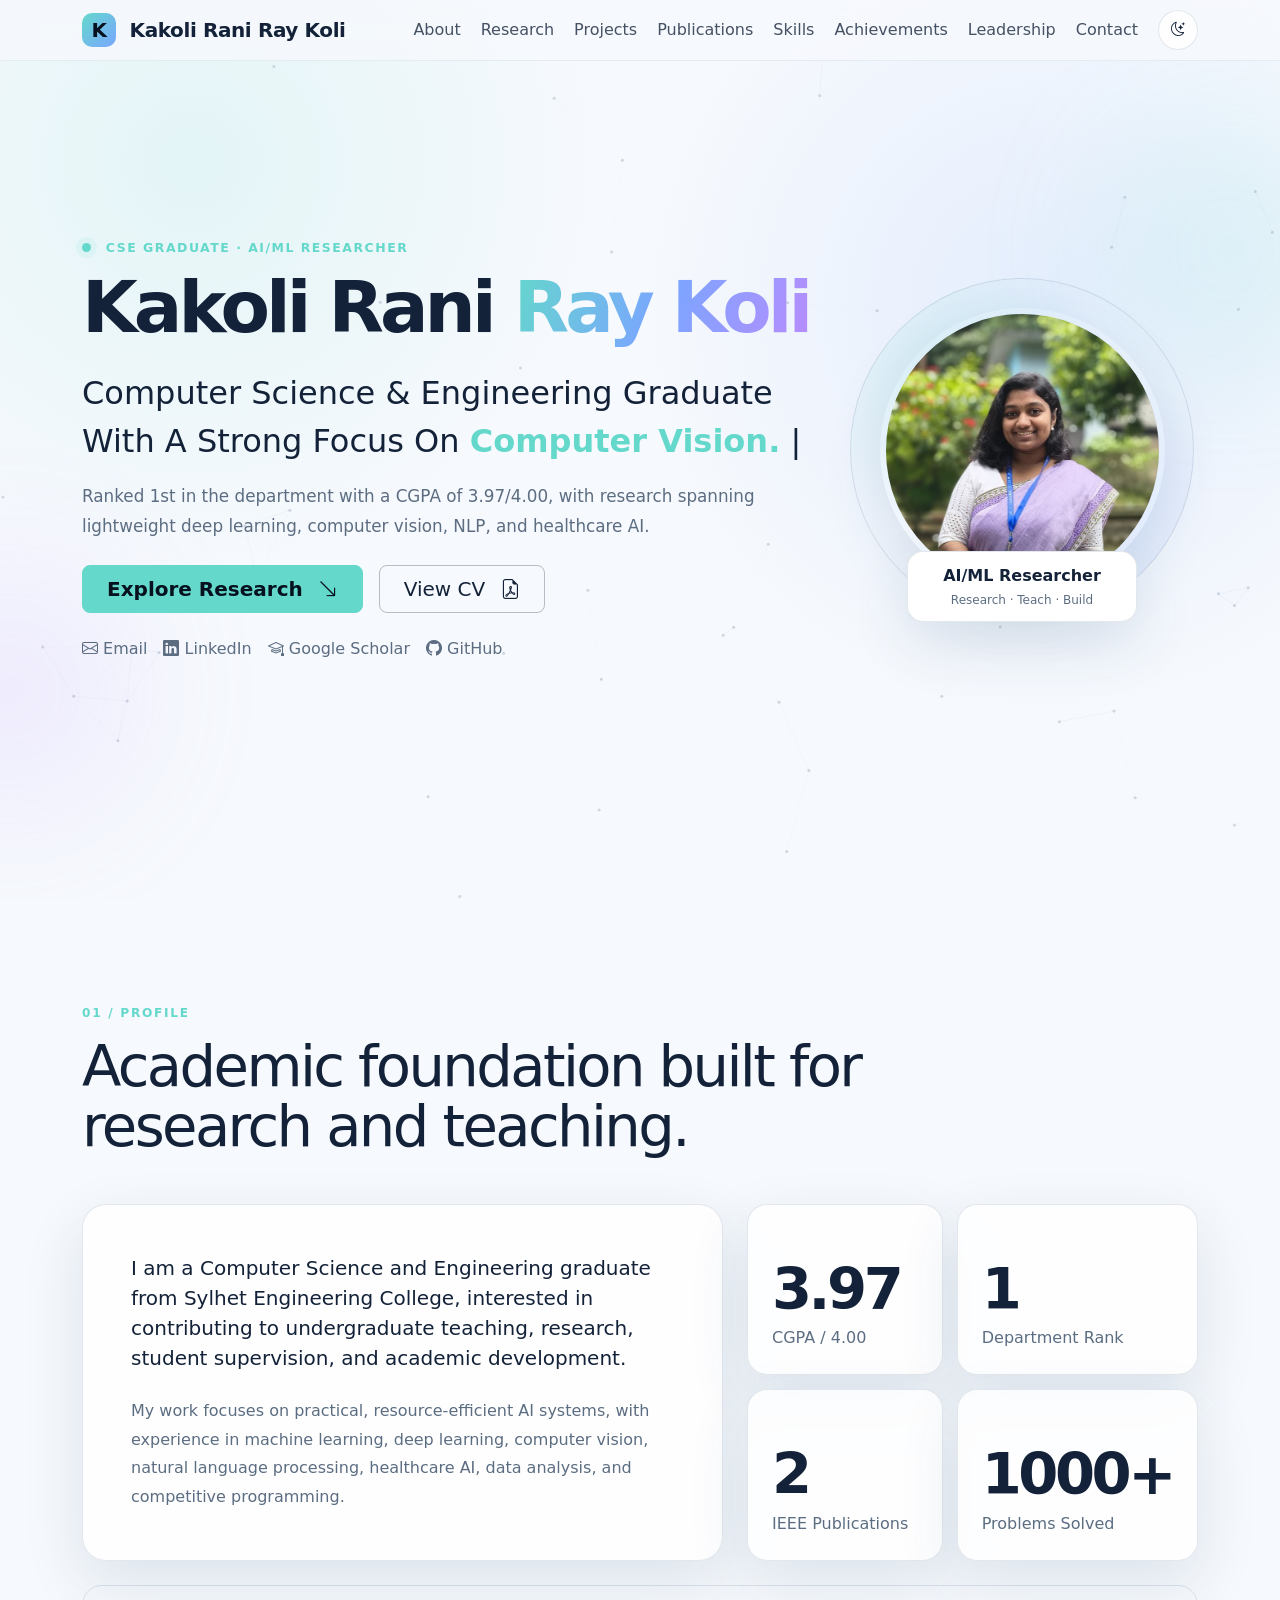
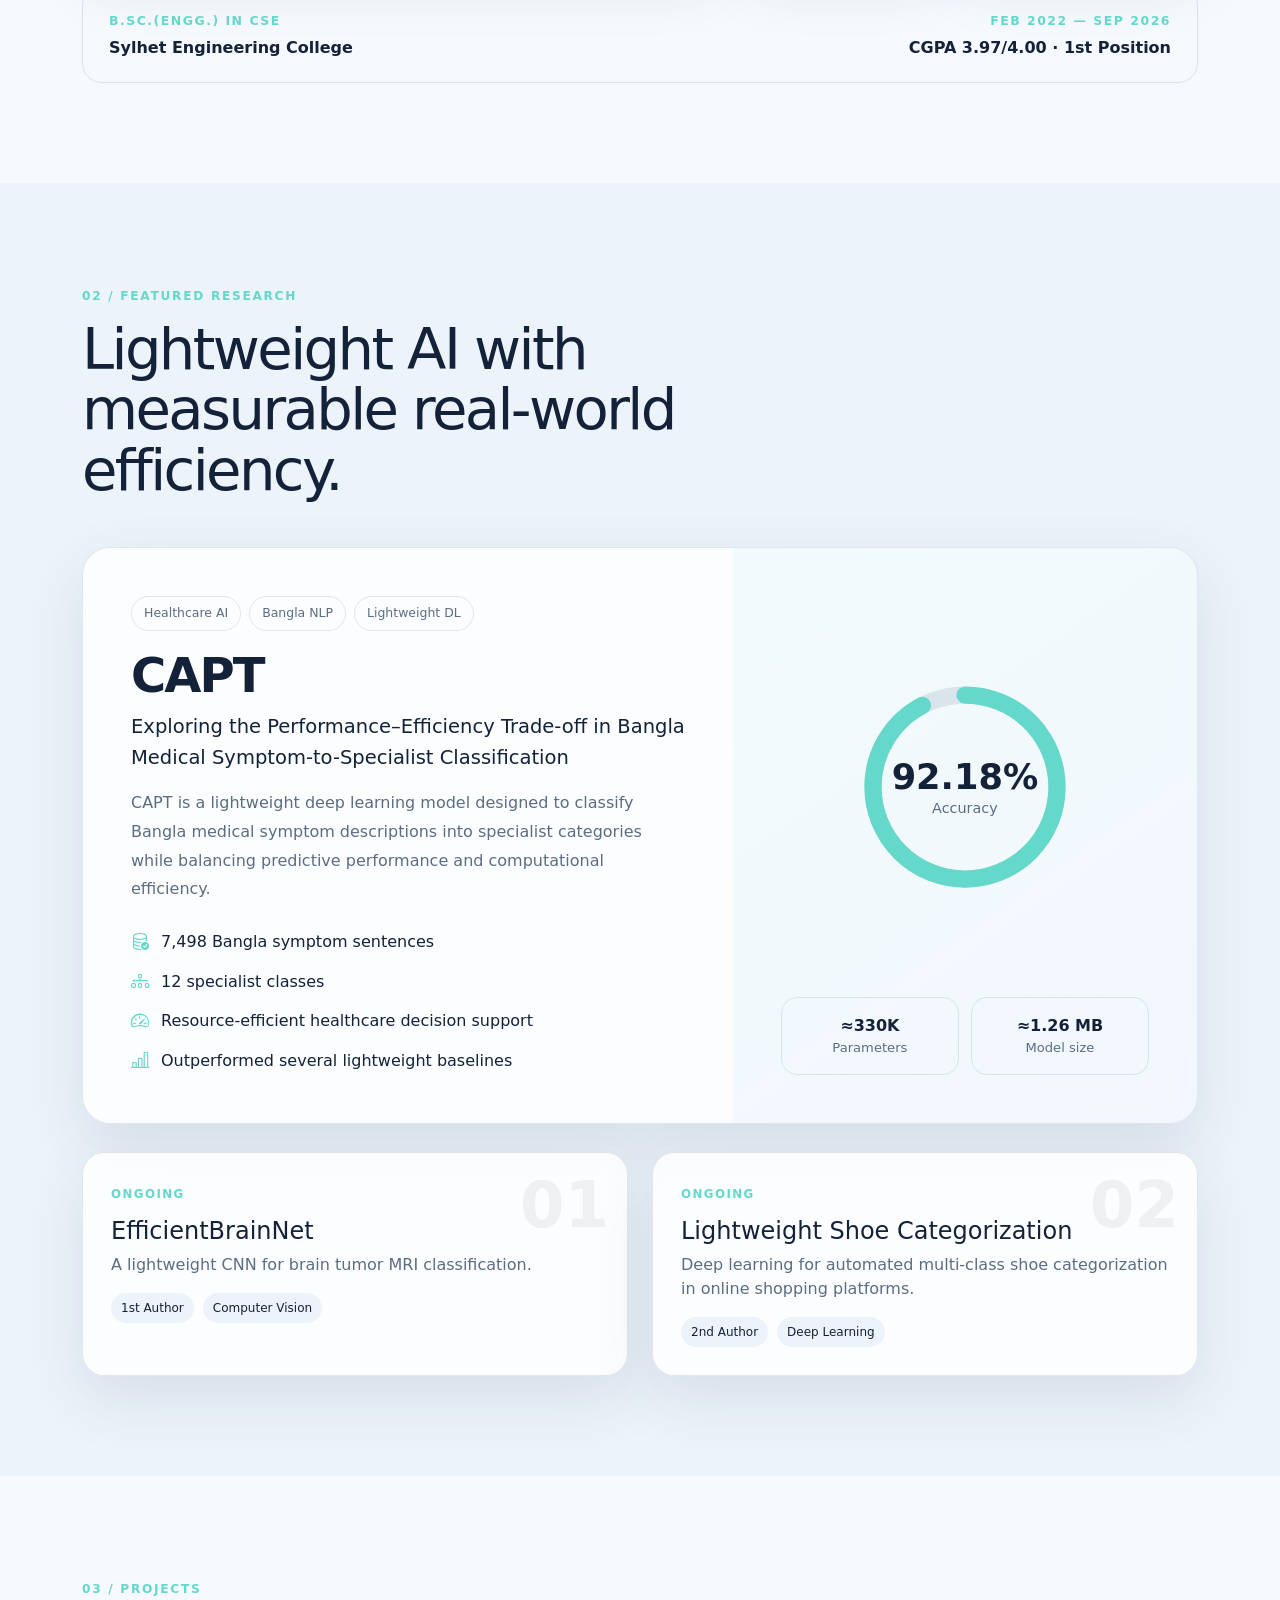
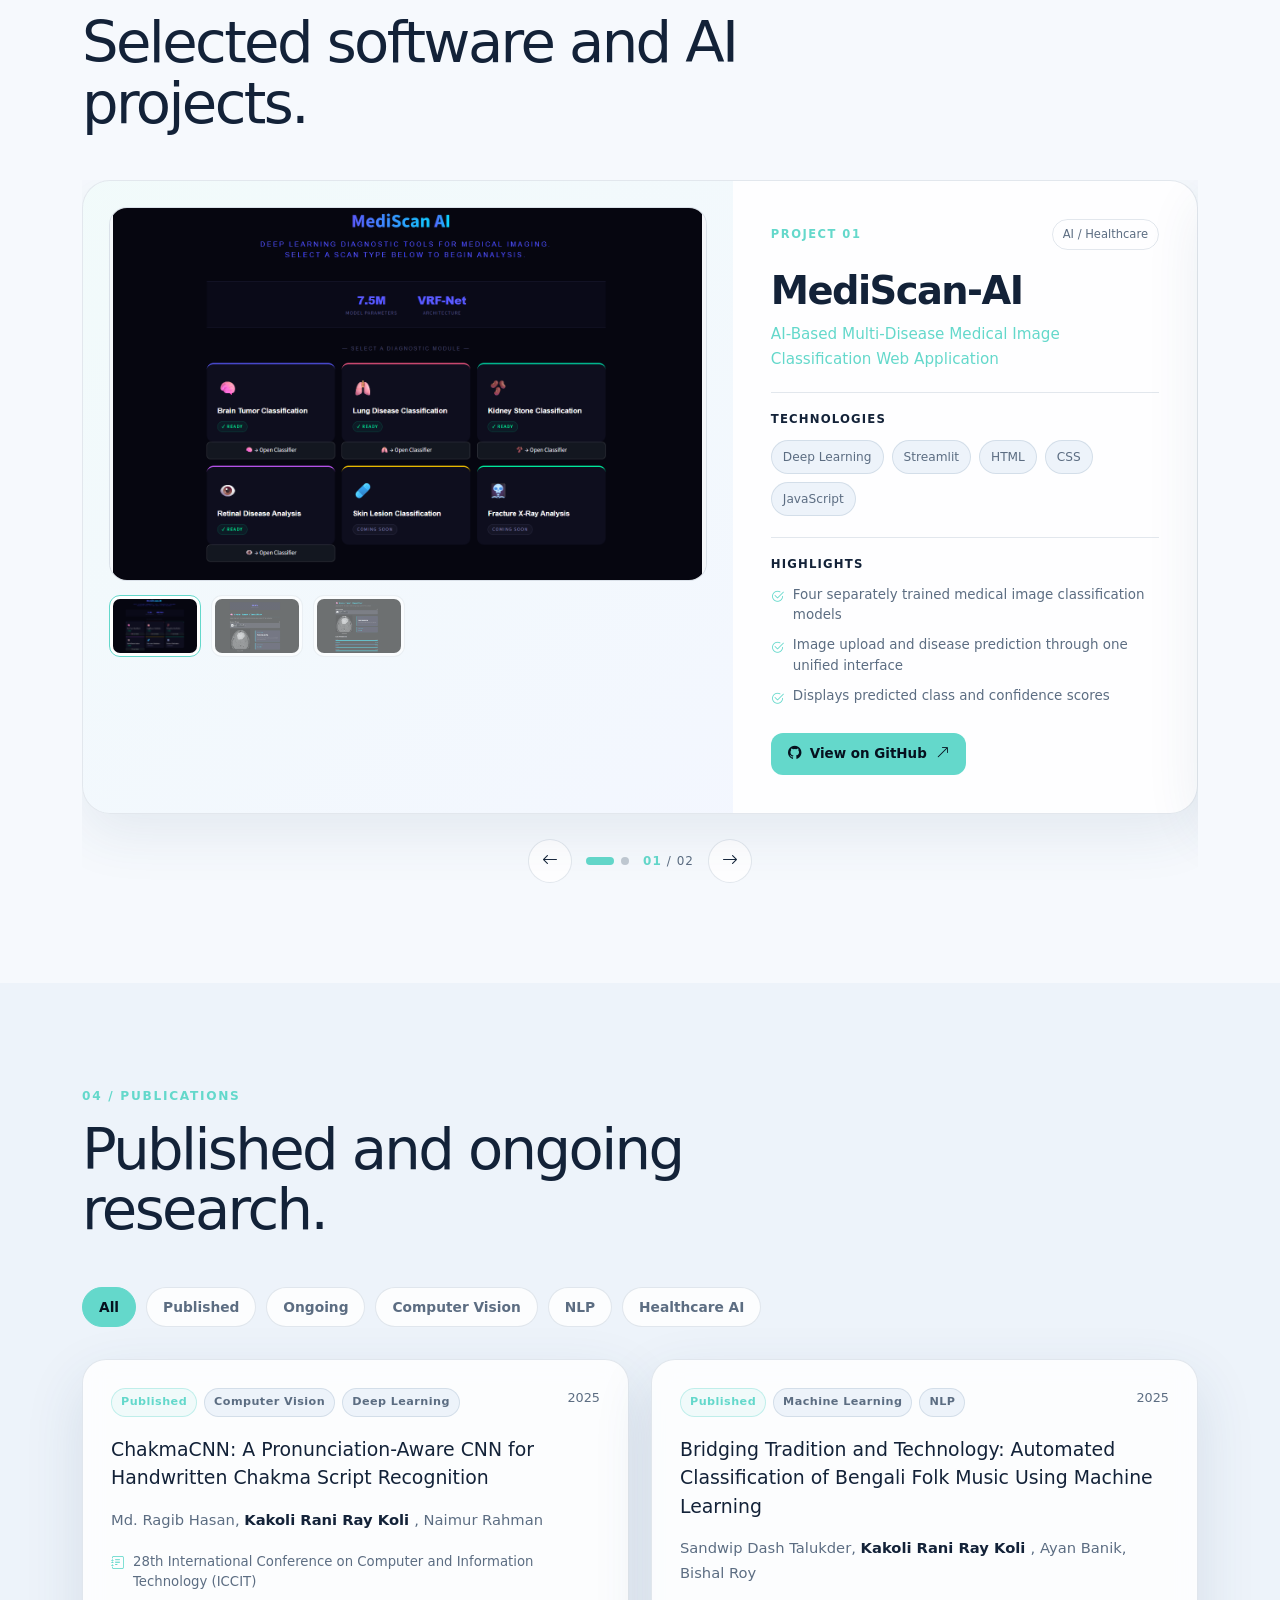
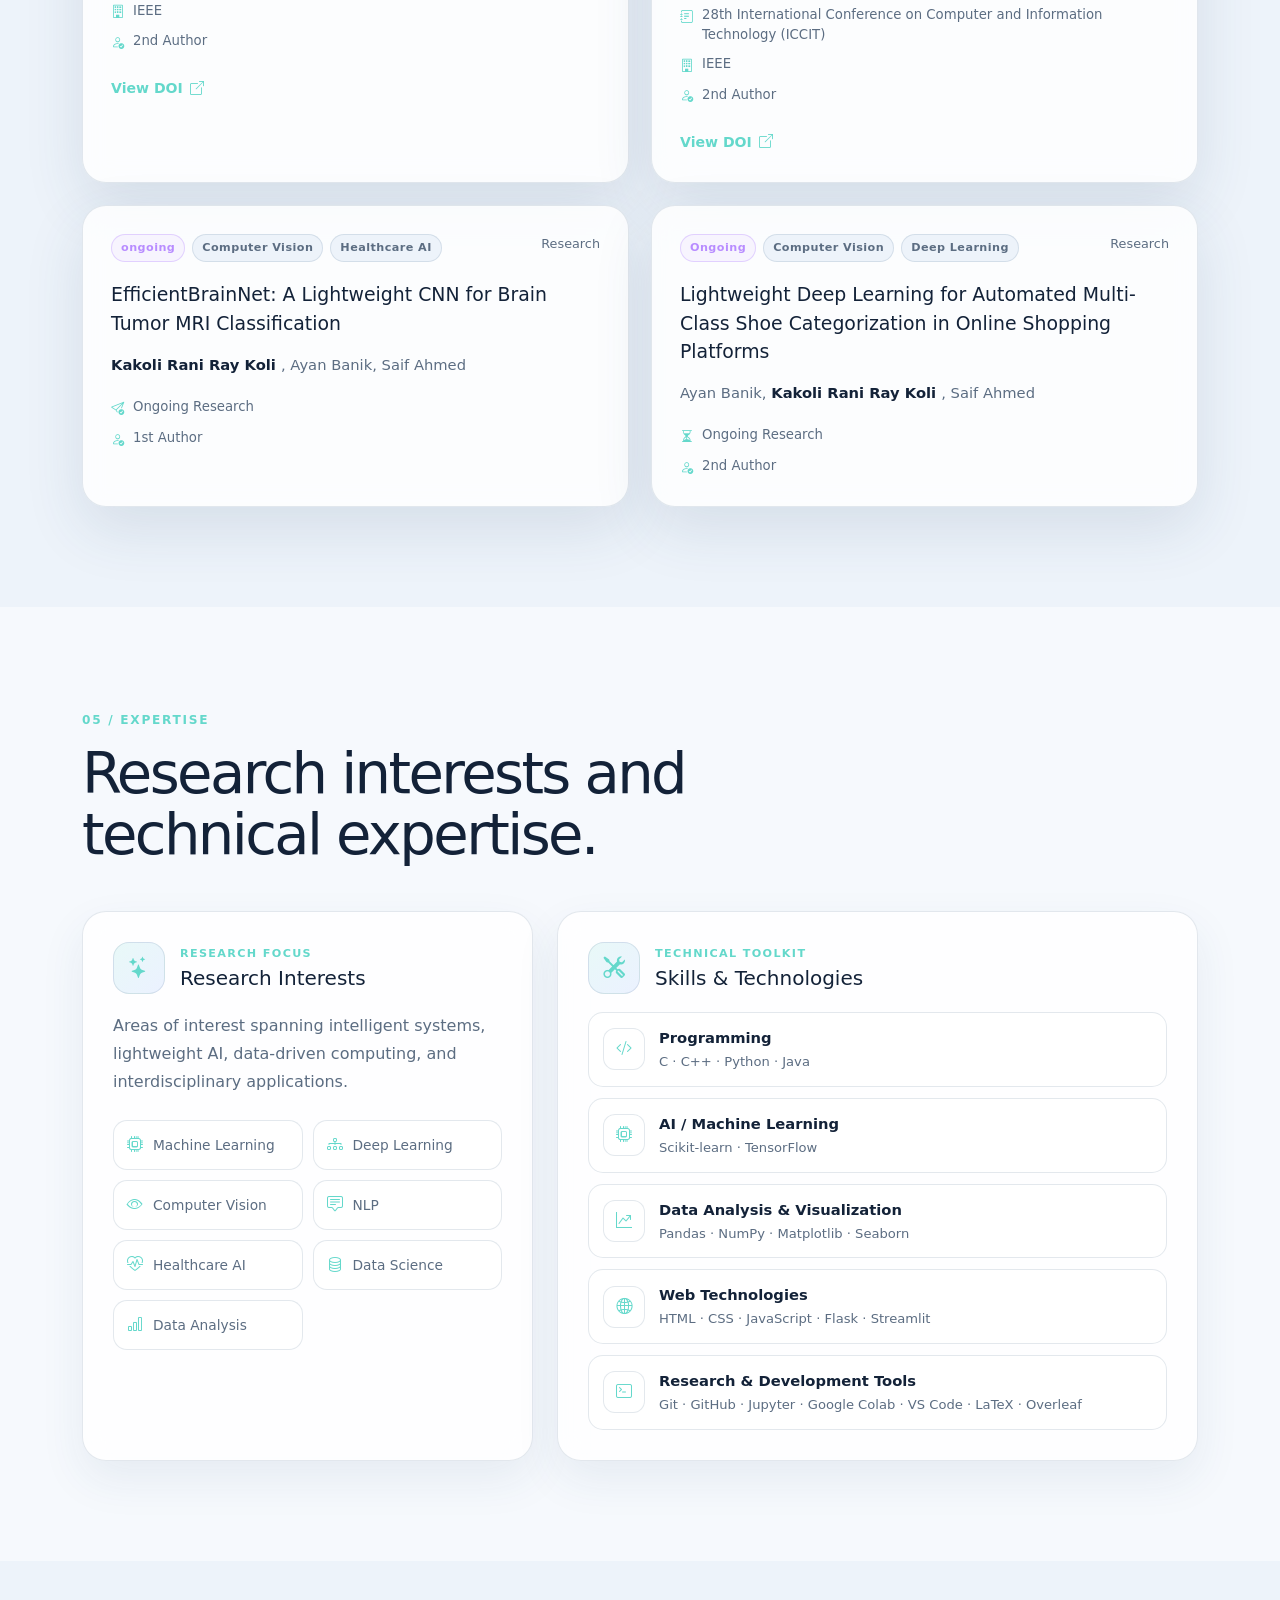
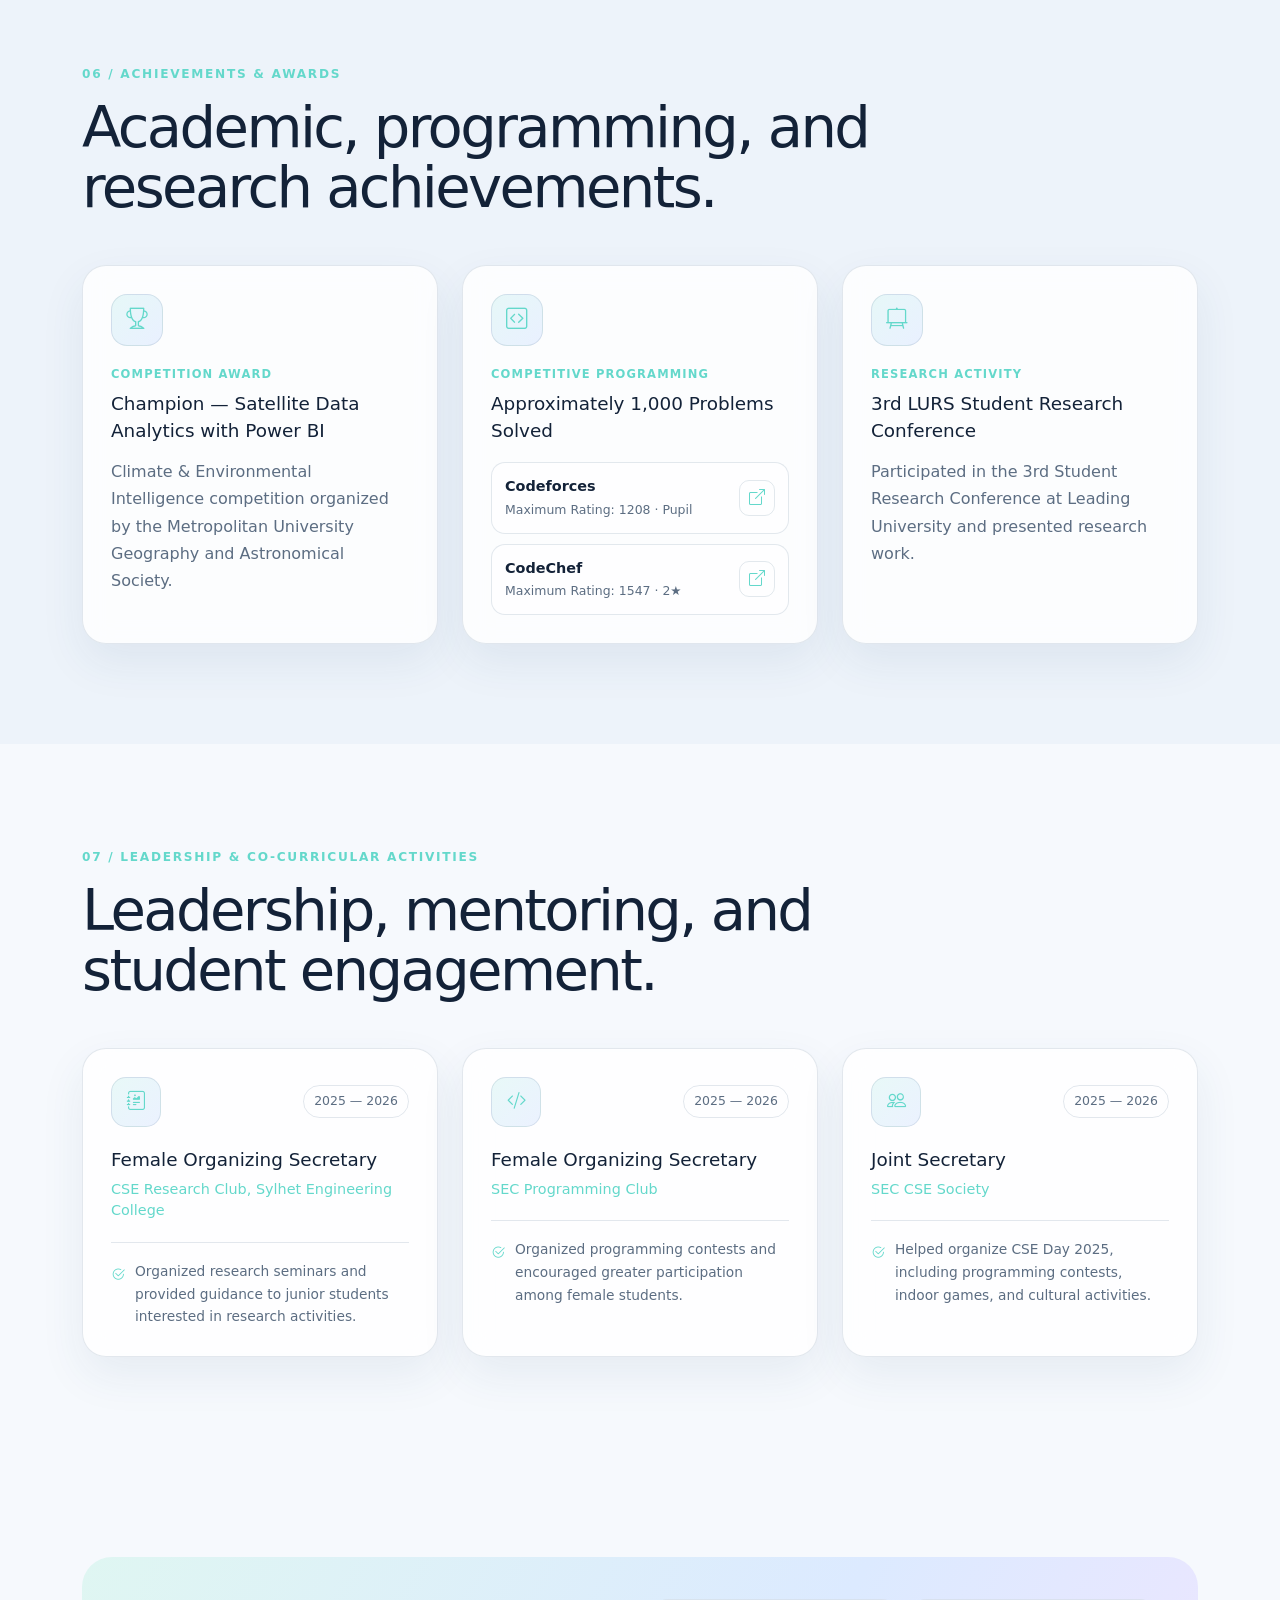
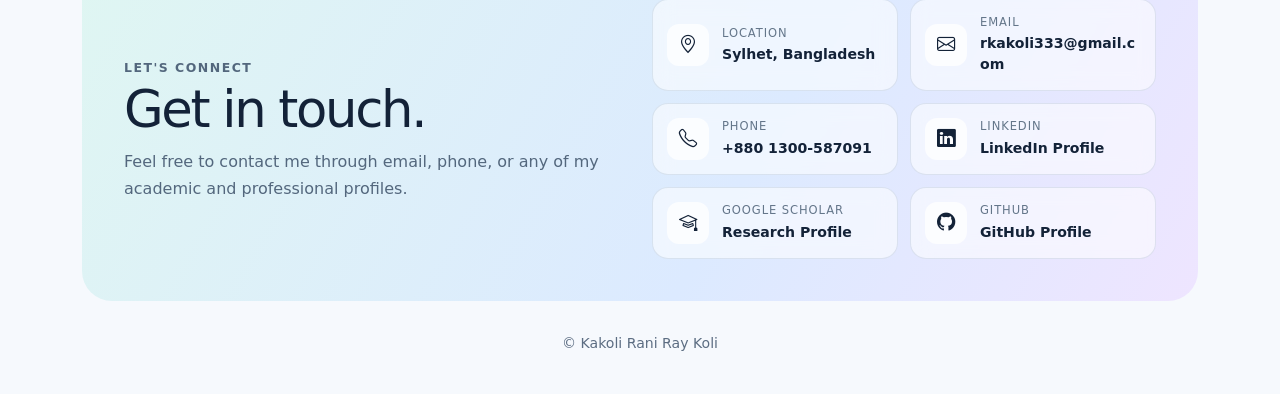
<file: index.html>
<!doctype html>
<html lang="en">
<head>
    <meta charset="utf-8" />
    <meta name="viewport" content="width=device-width, initial-scale=1" />
    <meta
        name="description"
        content="Academic research portfolio of Kakoli Rani Ray Koli, CSE graduate and AI/ML researcher."
    />

    <title>Kakoli Rani Ray Koli | Research Portfolio</title>

    <!-- External styles -->
    <link rel="preconnect" href="https://cdn.jsdelivr.net" />
    <link
        rel="stylesheet"
        href="https://cdn.jsdelivr.net/npm/bootstrap@5.3.3/dist/css/bootstrap.min.css"
    />
    <link
        rel="stylesheet"
        href="https://cdn.jsdelivr.net/npm/bootstrap-icons@1.11.3/font/bootstrap-icons.min.css"
    />

    <!-- Portfolio styles -->
    <link rel="stylesheet" href="style.css" />
</head>
<body class="light-theme">
    <!-- Reading progress bar -->
    <div class="scroll-progress" id="scrollProgress"></div>

    <!-- Page sections are loaded from /sections to keep this file small. -->
    <div data-include="sections/navbar.html"></div>
    <div data-include="sections/hero.html"></div>

    <main>
        <div data-include="sections/about.html"></div>
        <div data-include="sections/research.html"></div>
        <div data-include="sections/projects.html"></div>
        <div data-include="sections/publications.html"></div>
        <div data-include="sections/skills.html"></div>
        <div data-include="sections/achievements.html"></div>
        <div data-include="sections/leadership.html"></div>
        <div data-include="sections/contact.html"></div>
    </main>

    <!-- Back to top control -->
    <button
        class="back-to-top"
        id="backToTop"
        type="button"
        aria-label="Back to top"
    >
        <i class="bi bi-arrow-up"></i>
    </button>

    <!-- Bootstrap must be available before the main portfolio script runs. -->
    <script src="https://cdn.jsdelivr.net/npm/bootstrap@5.3.3/dist/js/bootstrap.bundle.min.js"></script>

    <!-- Loads HTML partials first, then loads script.js. -->
    <script src="loader.js"></script>
</body>
</html>
</file>
<file: style.css>
:root {
  --bg: #07111f;
  --bg-soft: #0d1a2d;
  --panel: rgba(15, 31, 52, 0.72);
  --panel-solid: #10213a;
  --text: #eef6ff;
  --muted: #9eb0c8;
  --border: rgba(160, 190, 220, 0.14);
  --accent: #64d8cb;
  --accent-2: #7aa6ff;
  --accent-3: #b88cff;
  --shadow: 0 22px 70px rgba(0, 0, 0, 0.28);
  --radius: 24px;
}

body.light-theme {
  --bg: #f6f9fd;
  --bg-soft: #edf3fa;
  --panel: rgba(255, 255, 255, 0.82);
  --panel-solid: #ffffff;
  --text: #132238;
  --muted: #5c6d82;
  --border: rgba(30, 70, 110, 0.12);
  --shadow: 0 22px 60px rgba(42, 75, 110, 0.12);
}

* { box-sizing: border-box; }
html { scroll-behavior: smooth; }

body {
  margin: 0;
  background: var(--bg);
  color: var(--text);
  font-family: Inter, ui-sans-serif, system-ui, -apple-system, BlinkMacSystemFont, "Segoe UI", sans-serif;
  overflow-x: hidden;
  transition: background .35s ease, color .35s ease;
}

a { color: inherit; }
section { scroll-margin-top: 78px; }

.glass-nav {
  background: rgba(7, 17, 31, .72);
  border-bottom: 1px solid rgba(255,255,255,.07);
  backdrop-filter: blur(18px);
  transition: background .3s ease, box-shadow .3s ease;
}

body.light-theme .glass-nav {
  background: rgba(246, 249, 253, .78);
  border-color: rgba(30,70,110,.08);
}

body.light-theme .navbar,
body.light-theme .navbar .nav-link,
body.light-theme .navbar-brand {
  color: #132238 !important;
}

body.light-theme .navbar-toggler { filter: invert(1); }

.navbar-brand { letter-spacing: -.02em; }
.brand-mark {
  display: inline-grid;
  place-items: center;
  width: 34px;
  height: 34px;
  border-radius: 10px;
  margin-right: 7px;
  background: linear-gradient(135deg, var(--accent), var(--accent-2));
  color: #06111f;
}

.nav-link { opacity: .78; }
.nav-link:hover, .nav-link.active { opacity: 1; color: var(--accent) !important; }

.theme-toggle {
  width: 40px;
  height: 40px;
  border-radius: 50%;
  color: var(--text);
  border: 1px solid var(--border);
  background: var(--panel);
}

.scroll-progress {
  position: fixed;
  z-index: 2000;
  top: 0;
  left: 0;
  height: 3px;
  width: 0;
  background: linear-gradient(90deg, var(--accent), var(--accent-2), var(--accent-3));
}

.hero-section {
  min-height: 760px;
  background:
    radial-gradient(circle at 15% 18%, rgba(100,216,203,.13), transparent 31%),
    radial-gradient(circle at 82% 34%, rgba(122,166,255,.14), transparent 34%);
}

#heroCanvas {
  position: absolute;
  inset: 0;
  width: 100%;
  height: 100%;
  opacity: .42;
  pointer-events: none;
}

.hero-content { z-index: 2; }

.eyebrow, .mini-label {
  color: var(--accent);
  font-weight: 700;
  letter-spacing: .12em;
  text-transform: uppercase;
  font-size: .78rem;
}

.status-dot {
  display: inline-block;
  width: 9px;
  height: 9px;
  border-radius: 50%;
  background: var(--accent);
  box-shadow: 0 0 0 6px rgba(100,216,203,.1);
  margin-right: 9px;
}

.hero-section h1 {
  max-width: 850px;
  letter-spacing: -.055em;
  line-height: .95;
}

.gradient-text {
  background: linear-gradient(110deg, var(--accent), var(--accent-2), var(--accent-3));
  -webkit-background-clip: text;
  background-clip: text;
  color: transparent;
}

.hero-lead {
  font-size: clamp(1.3rem, 2.5vw, 2rem);
  margin-top: 1.7rem;
  max-width: 900px;
}

.typewriter-line {
  display: inline;
}

.typewriter { color: var(--accent); font-weight: 700; }
.cursor { animation: blink .8s steps(1) infinite; }
@keyframes blink { 50% { opacity: 0; } }

.hero-copy {
  color: var(--muted);
  max-width: 760px;
  font-size: 1.05rem;
  line-height: 1.8;
}

.btn-primary {
  --bs-btn-bg: var(--accent);
  --bs-btn-border-color: var(--accent);
  --bs-btn-color: #06111f;
  --bs-btn-hover-bg: #8be8dd;
  --bs-btn-hover-border-color: #8be8dd;
  font-weight: 700;
}

body.light-theme .btn-outline-light {
  color: var(--text);
  border-color: rgba(19,34,56,.28);
}

.hero-links a {
  color: var(--muted);
  text-decoration: none;
  transition: color .2s ease, transform .2s ease;
}
.hero-links a:hover { color: var(--accent); transform: translateY(-2px); }

.profile-visual {
  width: min(360px, 82vw);
  aspect-ratio: 1;
  margin: auto;
  position: relative;
  display: grid;
  place-items: center;
}

.profile-core {
  width: 175px;
  height: 175px;
  border-radius: 50%;
  display: grid;
  place-items: center;
  align-content: center;
  background: linear-gradient(145deg, rgba(100,216,203,.18), rgba(122,166,255,.15));
  border: 1px solid var(--border);
  box-shadow: inset 0 0 40px rgba(122,166,255,.10), var(--shadow);
  backdrop-filter: blur(16px);
}

.profile-core span {
  font-size: 3.1rem;
  line-height: 1;
  font-weight: 800;
  letter-spacing: -.08em;
}
.profile-core small { color: var(--muted); margin-top: 9px; font-size: .72rem; }

.orbit {
  position: absolute;
  border: 1px solid var(--border);
  border-radius: 50%;
  animation: rotate 18s linear infinite;
}

.orbit-1 { width: 255px; height: 255px; }
.orbit-2 { width: 330px; height: 330px; animation-duration: 28s; animation-direction: reverse; }
@keyframes rotate { to { transform: rotate(360deg); } }

.floating-tag {
  position: absolute;
  display: grid;
  place-items: center;
  width: 54px;
  height: 54px;
  border-radius: 16px;
  font-weight: 800;
  background: var(--panel-solid);
  border: 1px solid var(--border);
  box-shadow: var(--shadow);
  animation: float 4s ease-in-out infinite;
}
.tag-1 { top: 10%; left: 18%; }
.tag-2 { top: 19%; right: 8%; animation-delay: -.8s; }
.tag-3 { bottom: 18%; right: 11%; animation-delay: -1.5s; }
.tag-4 { bottom: 10%; left: 15%; animation-delay: -2.2s; }
@keyframes float { 50% { transform: translateY(-10px); } }

.hero-orb {
  position: absolute;
  width: 260px;
  height: 260px;
  border-radius: 50%;
  filter: blur(70px);
  opacity: .12;
}
.orb-one { background: var(--accent); right: -80px; top: 120px; }
.orb-two { background: var(--accent-3); left: -120px; bottom: 80px; }

.section-pad { padding: 100px 0; }
.alt-section { background: var(--bg-soft); }

.section-heading { margin-bottom: 46px; max-width: 820px; }
.section-heading span { color: var(--accent); font-size: .76rem; font-weight: 800; letter-spacing: .14em; }
.section-heading h2 {
  font-size: clamp(2rem, 4.5vw, 3.7rem);
  letter-spacing: -.045em;
  line-height: 1.05;
  margin: .8rem 0 0;
}

.panel,
.research-feature,
.project-card,
.timeline-card,
.service-card,
.award-card,
.metric-card {
  background: var(--panel);
  border: 1px solid var(--border);
  box-shadow: var(--shadow);
  backdrop-filter: blur(14px);
}

.panel { border-radius: var(--radius); }
.text-secondary-custom { color: var(--muted); line-height: 1.8; }

.metrics-grid {
  display: grid;
  grid-template-columns: repeat(2, 1fr);
  gap: 14px;
}

.metric-card {
  border-radius: 20px;
  padding: 24px;
  min-height: 145px;
  display: flex;
  flex-direction: column;
  justify-content: flex-end;
}

.metric-value {
  font-size: clamp(2.2rem, 5vw, 3.6rem);
  font-weight: 800;
  letter-spacing: -.06em;
  color: var(--text);
  line-height: 1;
}
.metric-label { color: var(--muted); margin-top: 8px; }

.education-strip {
  border: 1px solid var(--border);
  border-radius: 20px;
  padding: 22px 26px;
  display: flex;
  align-items: center;
  justify-content: space-between;
  gap: 24px;
  flex-wrap: wrap;
}
.education-strip strong { display: block; margin-top: 4px; }

.research-feature { border-radius: 28px; overflow: hidden; }
.research-feature h3 { font-size: 3rem; font-weight: 800; letter-spacing: -.04em; }
.research-subtitle { font-size: 1.22rem; line-height: 1.55; max-width: 700px; }

.pill {
  border: 1px solid var(--border);
  border-radius: 999px;
  padding: 7px 12px;
  font-size: .78rem;
  color: var(--muted);
}

.research-points { display: grid; gap: 12px; }
.research-points div { display: flex; gap: 12px; align-items: center; }
.research-points i { color: var(--accent); font-size: 1.15rem; }

.research-score-side {
  background: linear-gradient(145deg, rgba(100,216,203,.07), rgba(122,166,255,.07));
  display: flex;
  flex-direction: column;
  justify-content: center;
}

.score-ring {
  width: 230px;
  height: 230px;
  position: relative;
  margin: auto;
}
.score-ring svg { width: 100%; height: 100%; transform: rotate(-90deg); }
.ring-bg, .ring-progress { fill: none; stroke-width: 9; }
.ring-bg { stroke: var(--border); }
.ring-progress {
  stroke: var(--accent);
  stroke-linecap: round;
  stroke-dasharray: 301.59;
  stroke-dashoffset: 301.59;
  transition: stroke-dashoffset 1.6s cubic-bezier(.2,.8,.2,1);
}
.score-text {
  position: absolute;
  inset: 0;
  display: grid;
  place-content: center;
  text-align: center;
}
.score-text strong { font-size: 3rem; }
.score-text span { color: var(--muted); }

.compact-stats {
  display: grid;
  grid-template-columns: 1fr 1fr;
  gap: 12px;
  margin-top: 18px;
}
.compact-stats div {
  border: 1px solid var(--border);
  border-radius: 16px;
  padding: 16px;
  text-align: center;
}
.compact-stats strong, .compact-stats span { display: block; }
.compact-stats span { color: var(--muted); font-size: .82rem; }

.project-card {
  border-radius: 22px;
  padding: 28px;
  position: relative;
  overflow: hidden;
  transition: transform .25s ease, border-color .25s ease;
}
.project-card:hover { transform: translateY(-5px); border-color: rgba(100,216,203,.4); }
.project-number { font-size: 4rem; font-weight: 800; opacity: .06; position: absolute; right: 18px; top: 4px; }
.project-status { color: var(--accent); font-size: .74rem; text-transform: uppercase; font-weight: 800; letter-spacing: .12em; }
.project-card h4 { margin-top: 12px; }
.project-card p { color: var(--muted); }
.project-meta { display: flex; gap: 9px; flex-wrap: wrap; }
.project-meta span { background: var(--bg-soft); border-radius: 999px; padding: 6px 10px; font-size: .75rem; }

.timeline { position: relative; padding-left: 28px; }
.timeline::before {
  content: "";
  position: absolute;
  left: 7px;
  top: 10px;
  bottom: 10px;
  width: 1px;
  background: var(--border);
}
.timeline-item { position: relative; margin-bottom: 24px; }
.timeline-dot {
  position: absolute;
  left: -28px;
  top: 26px;
  width: 15px;
  height: 15px;
  border-radius: 50%;
  background: var(--accent);
  box-shadow: 0 0 0 6px rgba(100,216,203,.1);
}
.timeline-card { border-radius: 22px; padding: 28px; }
.timeline-card h4 { margin: 13px 0; }
.timeline-card p { color: var(--muted); }
.timeline-card a { color: var(--accent); text-decoration: none; overflow-wrap: anywhere; }
.publication-type { color: var(--accent); font-weight: 800; }
.author-badge { color: var(--muted); border: 1px solid var(--border); border-radius: 999px; padding: 4px 10px; font-size: .8rem; }

.interest-cloud { display: flex; flex-wrap: wrap; gap: 10px; }
.interest-cloud span {
  padding: 10px 14px;
  border: 1px solid var(--border);
  border-radius: 999px;
  transition: background .2s ease, transform .2s ease;
}
.interest-cloud span:hover { background: rgba(100,216,203,.1); transform: translateY(-2px); }

.skill-row {
  display: flex;
  justify-content: space-between;
  align-items: center;
  gap: 20px;
  padding: 17px 0;
  border-bottom: 1px solid var(--border);
}
.skill-row:last-child { border-bottom: 0; }
.skill-row div { display: flex; align-items: center; gap: 10px; min-width: 150px; }
.skill-row i { color: var(--accent); }
.skill-row span { color: var(--muted); text-align: right; }

.achievement-banner {
  padding: 28px;
  border-radius: 24px;
  background: linear-gradient(120deg, rgba(100,216,203,.13), rgba(122,166,255,.10));
  border: 1px solid var(--border);
  display: flex;
  align-items: center;
  justify-content: space-between;
  gap: 25px;
  flex-wrap: wrap;
}
.achievement-banner h3 { margin: 5px 0 0; }
.achievement-scores { display: flex; flex-wrap: wrap; gap: 12px; }
.achievement-scores span {
  background: var(--panel-solid);
  padding: 12px 15px;
  border-radius: 14px;
  border: 1px solid var(--border);
}

.service-card {
  border-radius: 22px;
  padding: 28px;
  transition: transform .25s ease;
}
.service-card:hover { transform: translateY(-5px); }
.service-card > i { font-size: 1.8rem; color: var(--accent); }
.service-card > span { display: block; margin: 18px 0 8px; color: var(--muted); font-size: .8rem; }
.service-card p { color: var(--muted); }
.service-card small { line-height: 1.6; display: block; }

.award-card {
  border-radius: 22px;
  padding: 26px;
  display: flex;
  gap: 18px;
  height: 100%;
}
.award-card > i { font-size: 2rem; color: var(--accent); }
.award-card h4 { margin: 7px 0; font-size: 1.05rem; }
.award-card p { color: var(--muted); margin: 0; }

.contact-section { padding-bottom: 40px; }
.contact-panel {
  border-radius: 30px;
  padding: 42px;
  background: linear-gradient(120deg, #38cbbb, #6a93f6 65%, #9b76e5);
  color: #06111f;
}
.contact-panel h2 { font-size: clamp(2rem, 4vw, 3.2rem); letter-spacing: -.045em; }
.contact-panel .mini-label { color: rgba(6,17,31,.7); }
.contact-panel p { color: rgba(6,17,31,.78); }
.contact-phone { font-weight: 700; }

.portfolio-footer {
  padding: 32px 4px 0;
  color: var(--muted);
  display: flex;
  justify-content: space-between;
  gap: 15px;
  flex-wrap: wrap;
  font-size: .88rem;
}

.back-to-top {
  position: fixed;
  right: 20px;
  bottom: 20px;
  width: 46px;
  height: 46px;
  border-radius: 50%;
  border: 1px solid var(--border);
  background: var(--panel-solid);
  color: var(--text);
  display: grid;
  place-items: center;
  box-shadow: var(--shadow);
  opacity: 0;
  visibility: hidden;
  transform: translateY(8px);
  transition: .2s ease;
  z-index: 1000;
}
.back-to-top.show { opacity: 1; visibility: visible; transform: translateY(0); }

.reveal {
  opacity: 0;
  transform: translateY(24px);
  transition: opacity .75s ease, transform .75s cubic-bezier(.2,.7,.2,1);
}
.reveal.visible { opacity: 1; transform: translateY(0); }

@media (max-width: 991.98px) {
  .glass-nav { background: rgba(7,17,31,.92); }
  body.light-theme .glass-nav { background: rgba(246,249,253,.95); }
  .hero-section { min-height: auto; }
  .hero-section .min-vh-100 { min-height: auto !important; padding-top: 145px !important; padding-bottom: 95px !important; }
  .profile-visual { margin-top: 20px; }
  .research-score-side { min-height: 380px; }

  /* Keep the animated phrase on its own stable line on tablets and phones. */
  .hero-lead .typewriter-line {
    display: block;
    width: 100%;
    min-height: 2.8em;
    margin-top: .35rem;
    line-height: 1.25;
  }

  .hero-lead .typewriter,
  .hero-lead .cursor {
    display: inline;
  }
}

@media (max-width: 767.98px) {
  .section-pad { padding: 76px 0; }
  .metrics-grid { grid-template-columns: 1fr 1fr; }
  .contact-panel { padding: 30px 22px; }
  .skill-row { align-items: flex-start; flex-direction: column; }
  .skill-row span { text-align: left; }
}

@media (max-width: 480px) {
  .metrics-grid { grid-template-columns: 1fr; }
  .hero-section h1 { font-size: 3.1rem; }
  .score-ring { width: 190px; height: 190px; }
  .compact-stats { grid-template-columns: 1fr; }
}

@media (prefers-reduced-motion: reduce) {
  html { scroll-behavior: auto; }
  *, *::before, *::after { animation-duration: .001ms !important; animation-iteration-count: 1 !important; transition-duration: .001ms !important; }
  .reveal { opacity: 1; transform: none; }
}


/*  Koli Image  */

.profile-photo-wrapper {
  width: min(360px, 82vw);
  aspect-ratio: 1;
  margin: auto;
  position: relative;
  display: grid;
  place-items: center;
}

.profile-photo-ring {
  position: absolute;
  inset: 8px;
  border-radius: 50%;
  border: 1px solid var(--border);
  background:
    radial-gradient(circle at 30% 30%, rgba(100, 216, 203, 0.18), transparent 45%),
    radial-gradient(circle at 70% 70%, rgba(122, 166, 255, 0.18), transparent 45%);
  animation: rotate 18s linear infinite;
}

.profile-photo {
  width: 285px;
  height: 285px;
  object-fit: cover;
  object-position: center;
  border-radius: 50%;
  border: 6px solid rgba(255, 255, 255, 0.08);
  box-shadow: var(--shadow);
  position: relative;
  z-index: 2;
}

.profile-photo-badge {
  position: absolute;
  bottom: 8px;
  left: 50%;
  transform: translateX(-50%);
  z-index: 3;
  min-width: 230px;
  text-align: center;
  padding: 12px 18px;
  border-radius: 16px;
  background: var(--panel-solid);
  border: 1px solid var(--border);
  box-shadow: var(--shadow);
}

.profile-photo-badge span {
  display: block;
  font-weight: 700;
}

.profile-photo-badge small {
  display: block;
  margin-top: 3px;
  color: var(--muted);
  font-size: 0.75rem;
}

@media (max-width: 480px) {
  .profile-photo {
    width: 235px;
    height: 235px;
  }

  .profile-photo-badge {
    min-width: 200px;
  }
}


/* =========================
   Publication Filter System
========================= */

.publication-filters {
  display: flex;
  flex-wrap: wrap;
  gap: 10px;
  margin-bottom: 32px;
}

.pub-filter {
  border: 1px solid var(--border);
  background: var(--panel);
  color: var(--muted);
  border-radius: 999px;
  padding: 9px 16px;
  font-size: 0.86rem;
  font-weight: 600;
  transition:
    background 0.25s ease,
    color 0.25s ease,
    border-color 0.25s ease,
    transform 0.25s ease;
}

.pub-filter:hover {
  color: var(--text);
  border-color: rgba(100, 216, 203, 0.4);
  transform: translateY(-2px);
}

.pub-filter.active {
  background: var(--accent);
  color: #06111f;
  border-color: var(--accent);
}


/* Publication Grid */

.publication-grid {
  display: grid;
  grid-template-columns: repeat(2, 1fr);
  gap: 22px;
}

.publication-card {
  background: var(--panel);
  border: 1px solid var(--border);
  border-radius: 24px;
  padding: 28px;
  box-shadow: var(--shadow);
  backdrop-filter: blur(14px);
  transition:
    transform 0.3s ease,
    opacity 0.3s ease,
    border-color 0.3s ease;
}

.publication-card:hover {
  transform: translateY(-6px);
  border-color: rgba(100, 216, 203, 0.4);
}

.publication-card.hide-publication {
  display: none;
}


/* Header Area */

.publication-top {
  display: flex;
  justify-content: space-between;
  align-items: flex-start;
  gap: 15px;
  margin-bottom: 18px;
}

.publication-tags {
  display: flex;
  flex-wrap: wrap;
  gap: 7px;
}

.pub-tag {
  padding: 5px 9px;
  border-radius: 999px;
  font-size: 0.7rem;
  font-weight: 700;
  letter-spacing: 0.04em;
  background: var(--bg-soft);
  border: 1px solid var(--border);
  color: var(--muted);
}


/* Status Tags */

.status-published {
  color: var(--accent);
  border-color: rgba(100, 216, 203, 0.35);
  background: rgba(100, 216, 203, 0.08);
}

.status-submitted {
  color: var(--accent-2);
  border-color: rgba(122, 166, 255, 0.35);
  background: rgba(122, 166, 255, 0.08);
}

.status-ongoing {
  color: var(--accent-3);
  border-color: rgba(184, 140, 255, 0.35);
  background: rgba(184, 140, 255, 0.08);
}


.publication-year {
  color: var(--muted);
  font-size: 0.8rem;
  white-space: nowrap;
}


/* Paper Content */

.publication-card h4 {
  font-size: 1.18rem;
  line-height: 1.5;
  margin-bottom: 15px;
}

.publication-authors {
  color: var(--muted);
  line-height: 1.7;
  font-size: 0.92rem;
}

.publication-authors strong {
  color: var(--text);
}


/* Information */

.publication-info {
  display: flex;
  flex-direction: column;
  gap: 9px;
  margin-top: 20px;
  color: var(--muted);
  font-size: 0.83rem;
}

.publication-info span {
  display: flex;
  align-items: flex-start;
  gap: 9px;
}

.publication-info i {
  color: var(--accent);
  margin-top: 2px;
}


/* DOI link */

.publication-actions {
  margin-top: 23px;
}

.publication-link {
  display: inline-flex;
  align-items: center;
  gap: 7px;
  color: var(--accent);
  text-decoration: none;
  font-weight: 650;
  font-size: 0.88rem;
}

.publication-link:hover {
  text-decoration: underline;
}


/* Empty Filter Result */

.publication-empty {
  display: none;
  text-align: center;
  padding: 50px 20px;
  color: var(--muted);
}

.publication-empty i {
  font-size: 2rem;
  color: var(--accent);
  margin-bottom: 10px;
}


/* Filter Animation */

.publication-card.filter-show {
  animation: publicationFadeIn 0.45s ease forwards;
}

@keyframes publicationFadeIn {
  from {
    opacity: 0;
    transform: translateY(15px);
  }

  to {
    opacity: 1;
    transform: translateY(0);
  }
}


/* Responsive */

@media (max-width: 991px) {
  .publication-grid {
    grid-template-columns: 1fr;
  }
}

@media (max-width: 575px) {
  .publication-card {
    padding: 22px;
  }

  .publication-top {
    flex-direction: column;
  }

  .publication-filters {
    gap: 8px;
  }

  .pub-filter {
    padding: 8px 12px;
    font-size: 0.78rem;
  }
}


/* contact information */

/* =================================
   CONTACT INFORMATION
================================= */

.contact-info-list {
    display: grid;
    grid-template-columns: repeat(2, 1fr);
    gap: 12px;
}

.contact-info-item {
    display: flex;
    align-items: center;
    gap: 13px;

    padding: 14px;

    border-radius: 16px;

    background: rgba(6, 17, 31, 0.09);

    border: 1px solid rgba(6, 17, 31, 0.12);

    color: #06111f;

    text-decoration: none;

    transition:
        transform 0.25s ease,
        background 0.25s ease,
        border-color 0.25s ease;
}


.contact-link:hover {
    color: #06111f;

    background: rgba(255, 255, 255, 0.25);

    border-color: rgba(6, 17, 31, 0.25);

    transform: translateY(-3px);
}


.contact-icon {
    min-width: 42px;
    width: 42px;
    height: 42px;

    display: grid;
    place-items: center;

    border-radius: 12px;

    background: rgba(255, 255, 255, 0.32);

    font-size: 1.15rem;
}


.contact-info-item span {
    display: block;

    font-size: 0.72rem;

    text-transform: uppercase;

    letter-spacing: 0.08em;

    color: rgba(6, 17, 31, 0.62);

    margin-bottom: 2px;
}


.contact-info-item strong {
    display: block;

    font-size: 0.88rem;

    overflow-wrap: anywhere;
}


/* Contact responsive */

@media (max-width: 991px) {

    .contact-info-list {
        margin-top: 10px;
    }

}


@media (max-width: 575px) {

    .contact-info-list {
        grid-template-columns: 1fr;
    }

    .contact-panel {
        padding: 28px 20px;
    }

}


/* =================================
   CONTACT SECTION THEME COLORS
================================= */

.contact-section {
    --contact-bg: linear-gradient(
        120deg,
        #1a3a4a,
        #214a67 60%,
        #29415c
    );

    --contact-text: #f4fbff;
    --contact-muted: rgba(244, 251, 255, 0.75);

    --contact-card-bg: rgba(255, 255, 255, 0.08);
    --contact-card-border: rgba(255, 255, 255, 0.13);

    --contact-card-hover-bg: rgba(255, 255, 255, 0.14);
    --contact-card-hover-border: rgba(255, 255, 255, 0.28);

    --contact-icon-bg: rgba(255, 255, 255, 0.12);

    --contact-label: rgba(244, 251, 255, 0.65);
}


/* =================================
   LIGHT MODE CONTACT COLORS
================================= */

body.light-theme .contact-section {
    --contact-bg: linear-gradient(
        120deg,
        #dff6f2,
        #dceaff 60%,
        #eee5ff
    );

    --contact-text: #132238;
    --contact-muted: #53677d;

    --contact-card-bg: rgba(255, 255, 255, 0.55);
    --contact-card-border: rgba(40, 80, 120, 0.12);

    --contact-card-hover-bg: rgba(255, 255, 255, 0.85);
    --contact-card-hover-border: rgba(40, 80, 120, 0.25);

    --contact-icon-bg: rgba(255, 255, 255, 0.75);

    --contact-label: #64768a;
}


/* =================================
   CONTACT PANEL
================================= */

.contact-panel {
    border-radius: 30px;
    padding: 42px;

    background: var(--contact-bg);

    color: var(--contact-text);

    transition:
        background 0.35s ease,
        color 0.35s ease;
}


/* Small heading */

.contact-panel .mini-label {
    color: var(--contact-muted);
}


/* Main heading */

.contact-panel h2 {
    color: var(--contact-text);

    font-size: clamp(2rem, 4vw, 3.2rem);

    letter-spacing: -0.045em;
}


/* Paragraph */

.contact-panel p {
    color: var(--contact-muted);

    line-height: 1.7;
}


/* =================================
   CONTACT INFO GRID
================================= */

.contact-info-list {
    display: grid;

    grid-template-columns: repeat(2, 1fr);

    gap: 12px;
}


/* =================================
   CONTACT ITEM
================================= */

.contact-info-item {
    display: flex;

    align-items: center;

    gap: 13px;

    padding: 14px;

    border-radius: 16px;

    background: var(--contact-card-bg);

    border: 1px solid var(--contact-card-border);

    color: var(--contact-text);

    text-decoration: none;

    backdrop-filter: blur(10px);

    transition:
        transform 0.25s ease,
        background 0.25s ease,
        border-color 0.25s ease,
        color 0.25s ease;
}


/* =================================
   CONTACT LINK HOVER
================================= */

.contact-link:hover {
    color: var(--contact-text);

    background: var(--contact-card-hover-bg);

    border-color: var(--contact-card-hover-border);

    transform: translateY(-3px);
}


/* =================================
   CONTACT ICON
================================= */

.contact-icon {
    min-width: 42px;

    width: 42px;
    height: 42px;

    display: grid;

    place-items: center;

    border-radius: 12px;

    background: var(--contact-icon-bg);

    color: var(--contact-text);

    font-size: 1.15rem;

    transition:
        background 0.25s ease,
        color 0.25s ease;
}


/* =================================
   CONTACT LABEL
================================= */

.contact-info-item span {
    display: block;

    font-size: 0.72rem;

    text-transform: uppercase;

    letter-spacing: 0.08em;

    color: var(--contact-label);

    margin-bottom: 2px;
}


/* =================================
   CONTACT VALUE
================================= */

.contact-info-item strong {
    display: block;

    color: var(--contact-text);

    font-size: 0.88rem;

    overflow-wrap: anywhere;
}


/* =================================
   FOOTER
================================= */

.portfolio-footer {
    padding: 32px 4px 0;

    color: var(--muted);

    display: flex;

    justify-content: space-between;

    gap: 15px;

    flex-wrap: wrap;

    font-size: 0.88rem;
}


/* =================================
   RESPONSIVE
================================= */

@media (max-width: 991px) {

    .contact-info-list {
        margin-top: 10px;
    }

}


@media (max-width: 575px) {

    .contact-info-list {
        grid-template-columns: 1fr;
    }

    .contact-panel {
        padding: 28px 20px;
    }

}


.portfolio-footer {
    padding: 32px 4px 0;
    color: var(--muted);

    display: flex;
    justify-content: center;
    align-items: center;

    text-align: center;

    font-size: 0.88rem;
}



/* =================================
   EXPERTISE SECTION
================================= */

.expertise-card {
    background: var(--panel);

    border: 1px solid var(--border);

    border-radius: 24px;

    padding: 30px;

    box-shadow: var(--shadow);

    backdrop-filter: blur(14px);

    transition:
        transform 0.3s ease,
        border-color 0.3s ease,
        background 0.3s ease;
}


.expertise-card:hover {
    transform: translateY(-5px);

    border-color: rgba(100, 216, 203, 0.35);
}


/* =================================
   CARD HEADER
================================= */

.expertise-card-header {
    display: flex;

    align-items: center;

    gap: 15px;

    margin-bottom: 18px;
}


.expertise-icon {
    width: 52px;

    height: 52px;

    min-width: 52px;

    display: grid;

    place-items: center;

    border-radius: 16px;

    background: linear-gradient(
        135deg,
        rgba(100, 216, 203, 0.14),
        rgba(122, 166, 255, 0.14)
    );

    border: 1px solid var(--border);

    color: var(--accent);

    font-size: 1.35rem;
}


.expertise-label {
    display: block;

    color: var(--accent);

    font-size: 0.7rem;

    font-weight: 800;

    letter-spacing: 0.12em;

    text-transform: uppercase;

    margin-bottom: 3px;
}


.expertise-card-header h3 {
    margin: 0;

    font-size: 1.25rem;
}


.expertise-description {
    color: var(--muted);

    line-height: 1.75;

    margin-bottom: 24px;
}


/* =================================
   RESEARCH INTERESTS
================================= */

.research-interest-grid {
    display: grid;

    grid-template-columns: repeat(2, 1fr);

    gap: 10px;
}


.research-interest-item {
    display: flex;

    align-items: center;

    gap: 10px;

    padding: 12px 13px;

    border-radius: 14px;

    background: var(--bg-soft);

    border: 1px solid var(--border);

    color: var(--muted);

    font-size: 0.86rem;

    transition:
        transform 0.25s ease,
        border-color 0.25s ease,
        color 0.25s ease;
}


.research-interest-item i {
    color: var(--accent);

    font-size: 1rem;
}


.research-interest-item:hover {
    transform: translateY(-3px);

    border-color: rgba(100, 216, 203, 0.35);

    color: var(--text);
}


/* =================================
   TECHNICAL SKILLS
================================= */

.technical-skill-list {
    display: flex;

    flex-direction: column;

    gap: 11px;
}


.technical-skill-item {
    display: flex;

    align-items: center;

    gap: 14px;

    padding: 14px;

    border-radius: 15px;

    background: var(--bg-soft);

    border: 1px solid var(--border);

    transition:
        transform 0.25s ease,
        border-color 0.25s ease;
}


.technical-skill-item:hover {
    transform: translateX(4px);

    border-color: rgba(100, 216, 203, 0.35);
}


.technical-skill-icon {
    width: 42px;

    height: 42px;

    min-width: 42px;

    display: grid;

    place-items: center;

    border-radius: 12px;

    background: var(--panel-solid);

    color: var(--accent);

    border: 1px solid var(--border);

    font-size: 1rem;
}


.technical-skill-content {
    min-width: 0;
}


.technical-skill-content strong {
    display: block;

    font-size: 0.92rem;

    margin-bottom: 3px;
}


.technical-skill-content span {
    display: block;

    color: var(--muted);

    font-size: 0.82rem;

    line-height: 1.5;
}


/* =================================
   COMPETITIVE PROGRAMMING
================================= */

.competitive-card {
    padding: 28px 30px;

    border-radius: 24px;

    background:
        linear-gradient(
            120deg,
            rgba(100, 216, 203, 0.10),
            rgba(122, 166, 255, 0.09)
        );

    border: 1px solid var(--border);

    box-shadow: var(--shadow);

    transition:
        transform 0.3s ease,
        border-color 0.3s ease;
}


.competitive-card:hover {
    transform: translateY(-4px);

    border-color: rgba(100, 216, 203, 0.35);
}


.competitive-heading {
    display: flex;

    align-items: center;

    gap: 15px;
}


.competitive-heading h3 {
    margin: 3px 0 0;

    font-size: 1.35rem;
}


.competitive-icon {
    width: 54px;

    height: 54px;

    min-width: 54px;

    display: grid;

    place-items: center;

    border-radius: 16px;

    background: var(--panel-solid);

    border: 1px solid var(--border);

    color: var(--accent);

    font-size: 1.3rem;
}


/* =================================
   COMPETITIVE STATS
================================= */

.competitive-stats {
    display: grid;

    grid-template-columns: repeat(2, 1fr);

    gap: 12px;
}


.competitive-stat {
    padding: 17px;

    border-radius: 16px;

    background: var(--panel);

    border: 1px solid var(--border);

    text-align: center;
}


.platform-name {
    display: block;

    color: var(--muted);

    font-size: 0.76rem;

    text-transform: uppercase;

    letter-spacing: 0.08em;
}


.competitive-stat strong {
    display: block;

    font-size: 1.65rem;

    margin: 5px 0 1px;

    color: var(--text);
}


.competitive-stat small {
    color: var(--accent);

    font-weight: 700;
}


/* =================================
   LIGHT MODE
================================= */

body.light-theme .expertise-card,
body.light-theme .competitive-card {
    box-shadow:
        0 18px 45px rgba(42, 75, 110, 0.08);
}


body.light-theme .research-interest-item,
body.light-theme .technical-skill-item {
    background: rgba(255, 255, 255, 0.58);
}


/* =================================
   RESPONSIVE
================================= */

@media (max-width: 767px) {

    .research-interest-grid {
        grid-template-columns: 1fr;
    }

    .competitive-stats {
        grid-template-columns: 1fr 1fr;
    }

}


@media (max-width: 575px) {

    .expertise-card {
        padding: 22px;
    }

    .competitive-card {
        padding: 22px;
    }

    .competitive-stats {
        grid-template-columns: 1fr;
    }

    .competitive-heading {
        align-items: flex-start;
    }

}



/* =================================
   ACHIEVEMENTS & AWARDS
================================= */

.achievement-card {
    background: var(--panel);
    border: 1px solid var(--border);
    border-radius: 24px;
    padding: 28px;
    box-shadow: var(--shadow);
    backdrop-filter: blur(14px);

    transition:
        transform 0.3s ease,
        border-color 0.3s ease;
}

.achievement-card:hover {
    transform: translateY(-6px);
    border-color: rgba(100, 216, 203, 0.4);
}


.achievement-card-icon {
    width: 52px;
    height: 52px;

    display: grid;
    place-items: center;

    border-radius: 16px;

    background: linear-gradient(
        135deg,
        rgba(100, 216, 203, 0.14),
        rgba(122, 166, 255, 0.14)
    );

    border: 1px solid var(--border);

    color: var(--accent);

    font-size: 1.35rem;

    margin-bottom: 20px;
}


.achievement-type {
    display: block;

    color: var(--accent);

    font-size: 0.72rem;

    font-weight: 800;

    text-transform: uppercase;

    letter-spacing: 0.1em;

    margin-bottom: 8px;
}


.achievement-card h4 {
    font-size: 1.15rem;

    line-height: 1.45;

    margin-bottom: 14px;
}


.achievement-card p {
    color: var(--muted);

    line-height: 1.7;

    margin-bottom: 0;
}



/* =================================
   PROGRAMMING ACHIEVEMENT
================================= */

.programming-achievements {
    display: flex;

    flex-direction: column;

    gap: 10px;

    margin-top: 18px;
}


.programming-platform {
    display: flex;

    align-items: center;

    justify-content: space-between;

    gap: 12px;

    padding: 13px;

    border-radius: 14px;

    background: var(--bg-soft);

    border: 1px solid var(--border);
}


.programming-platform strong {
    display: block;

    font-size: 0.9rem;
}


.programming-platform span {
    display: block;

    color: var(--muted);

    font-size: 0.78rem;

    margin-top: 3px;
}


.programming-platform a {
    width: 36px;
    height: 36px;

    display: grid;

    place-items: center;

    border-radius: 10px;

    color: var(--accent);

    border: 1px solid var(--border);

    text-decoration: none;

    transition:
        transform 0.25s ease,
        background 0.25s ease;
}


.programming-platform a:hover {
    transform: translateY(-2px);

    background: rgba(100, 216, 203, 0.08);
}



/* =================================
   LEADERSHIP CARDS
================================= */

.leadership-card {
    background: var(--panel);

    border: 1px solid var(--border);

    border-radius: 24px;

    padding: 28px;

    box-shadow: var(--shadow);

    backdrop-filter: blur(14px);

    transition:
        transform 0.3s ease,
        border-color 0.3s ease;
}


.leadership-card:hover {
    transform: translateY(-6px);

    border-color: rgba(100, 216, 203, 0.4);
}


.leadership-top {
    display: flex;

    justify-content: space-between;

    align-items: center;

    gap: 15px;

    margin-bottom: 22px;
}


.leadership-icon {
    width: 50px;

    height: 50px;

    display: grid;

    place-items: center;

    border-radius: 15px;

    background: linear-gradient(
        135deg,
        rgba(100, 216, 203, 0.14),
        rgba(122, 166, 255, 0.14)
    );

    border: 1px solid var(--border);

    color: var(--accent);

    font-size: 1.2rem;
}


.leadership-year {
    color: var(--muted);

    font-size: 0.78rem;

    border: 1px solid var(--border);

    padding: 6px 10px;

    border-radius: 999px;
}


.leadership-card h4 {
    font-size: 1.15rem;

    margin-bottom: 8px;
}


.leadership-organization {
    color: var(--accent);

    font-size: 0.9rem;

    line-height: 1.5;

    margin-bottom: 20px;
}


.leadership-description {
    display: flex;

    align-items: flex-start;

    gap: 10px;

    padding-top: 17px;

    border-top: 1px solid var(--border);

    color: var(--muted);

    font-size: 0.86rem;

    line-height: 1.65;
}


.leadership-description i {
    color: var(--accent);

    margin-top: 3px;
}



/* =================================
   LIGHT MODE
================================= */

body.light-theme .achievement-card,
body.light-theme .leadership-card {
    box-shadow:
        0 18px 45px rgba(42, 75, 110, 0.08);
}


body.light-theme .programming-platform {
    background: rgba(255, 255, 255, 0.58);
}



/* =================================
   RESPONSIVE
================================= */

@media (max-width: 767px) {

    .achievement-card,
    .leadership-card {
        padding: 23px;
    }

}



/* ============================================================
   PROJECT SHOWCASE
============================================================ */

.project-showcase {
    position: relative;
    overflow: hidden;
}


/* ============================================================
   PROJECT CAROUSEL
============================================================ */

.project-carousel-track {
    display: flex;
    transition: transform 0.65s cubic-bezier(0.22, 1, 0.36, 1);
}


.portfolio-project-slide {
    min-width: 100%;

    background: var(--panel);

    border: 1px solid var(--border);

    border-radius: 28px;

    overflow: hidden;

    box-shadow: var(--shadow);

    backdrop-filter: blur(14px);
}


/* ============================================================
   PROJECT IMAGE GALLERY
============================================================ */

.project-gallery {
    height: 100%;

    padding: 26px;

    background:
        linear-gradient(
            145deg,
            rgba(100, 216, 203, 0.05),
            rgba(122, 166, 255, 0.05)
        );
}


.project-main-image {
    position: relative;

    width: 100%;

    aspect-ratio: 16 / 10;

    overflow: hidden;

    border-radius: 18px;

    border: 1px solid var(--border);

    background: var(--bg);
}


.project-gallery-main {
    width: 100%;
    height: 100%;

    object-fit: contain;

    background: var(--bg);

    transition:
        opacity 0.25s ease,
        transform 0.35s ease;
}


.project-main-image:hover .project-gallery-main {
    transform: scale(1.015);
}


/* ============================================================
   PROJECT IMAGE THUMBNAILS
============================================================ */

.project-thumbnails {
    display: flex;

    gap: 10px;

    margin-top: 14px;

    overflow-x: auto;

    padding-bottom: 3px;
}


.project-thumbnail {
    width: 92px;
    height: 62px;

    flex: 0 0 auto;

    padding: 3px;

    border-radius: 11px;

    border: 1px solid var(--border);

    background: var(--panel-solid);

    cursor: pointer;

    overflow: hidden;

    opacity: 0.58;

    transition:
        opacity 0.25s ease,
        transform 0.25s ease,
        border-color 0.25s ease;
}


.project-thumbnail img {
    width: 100%;
    height: 100%;

    object-fit: cover;

    border-radius: 7px;
}


.project-thumbnail:hover {
    opacity: 1;

    transform: translateY(-2px);
}


.project-thumbnail.active {
    opacity: 1;

    border-color: var(--accent);
}


/* ============================================================
   PROJECT DETAILS
============================================================ */

.project-details {
    height: 100%;

    padding: 38px;

    display: flex;

    flex-direction: column;

    justify-content: center;
}


.project-details-top {
    display: flex;

    align-items: center;

    justify-content: space-between;

    gap: 12px;

    flex-wrap: wrap;

    margin-bottom: 18px;
}


.project-index {
    color: var(--accent);

    font-size: 0.72rem;

    font-weight: 800;

    letter-spacing: 0.13em;

    text-transform: uppercase;
}


.project-category {
    padding: 6px 10px;

    border-radius: 999px;

    border: 1px solid var(--border);

    color: var(--muted);

    font-size: 0.72rem;
}


.project-details h3 {
    margin: 0 0 8px;

    font-size: clamp(1.8rem, 3vw, 2.6rem);

    font-weight: 800;

    letter-spacing: -0.04em;
}


.project-tagline {
    color: var(--accent);

    font-size: 0.95rem;

    line-height: 1.6;

    margin-bottom: 18px;
}


.project-description {
    color: var(--muted);

    line-height: 1.8;

    margin-bottom: 24px;
}


/* ============================================================
   PROJECT DETAIL BLOCKS
============================================================ */

.project-block {
    padding-top: 18px;

    margin-top: 3px;

    border-top: 1px solid var(--border);
}


.project-block-title {
    display: block;

    margin-bottom: 11px;

    color: var(--text);

    font-size: 0.73rem;

    font-weight: 800;

    letter-spacing: 0.1em;

    text-transform: uppercase;
}


/* ============================================================
   TECHNOLOGY TAGS
============================================================ */

.project-tech-stack {
    display: flex;

    flex-wrap: wrap;

    gap: 8px;

    margin-bottom: 18px;
}


.project-tech-stack span {
    padding: 7px 11px;

    border-radius: 999px;

    background: var(--bg-soft);

    border: 1px solid var(--border);

    color: var(--muted);

    font-size: 0.76rem;

    transition:
        transform 0.2s ease,
        border-color 0.2s ease,
        color 0.2s ease;
}


.project-tech-stack span:hover {
    transform: translateY(-2px);

    border-color: rgba(100, 216, 203, 0.4);

    color: var(--text);
}


/* ============================================================
   PROJECT FEATURE LIST
============================================================ */

.project-feature-list {
    list-style: none;

    padding: 0;

    margin: 0 0 23px;

    display: flex;

    flex-direction: column;

    gap: 9px;
}


.project-feature-list li {
    display: flex;

    align-items: flex-start;

    gap: 9px;

    color: var(--muted);

    font-size: 0.84rem;

    line-height: 1.55;
}


.project-feature-list i {
    color: var(--accent);

    margin-top: 3px;
}


/* ============================================================
   GITHUB BUTTON
============================================================ */

.project-github-btn {
    display: inline-flex;

    align-items: center;

    justify-content: center;

    gap: 9px;

    align-self: flex-start;

    padding: 11px 17px;

    border-radius: 12px;

    background: var(--accent);

    color: #06111f;

    text-decoration: none;

    font-size: 0.84rem;

    font-weight: 750;

    transition:
        transform 0.25s ease,
        box-shadow 0.25s ease;
}


.project-github-btn:hover {
    color: #06111f;

    transform: translateY(-3px);

    box-shadow:
        0 10px 30px rgba(100, 216, 203, 0.15);
}


/* ============================================================
   PROJECT CAROUSEL CONTROLS
============================================================ */

.project-carousel-controls {
    display: flex;

    align-items: center;

    justify-content: center;

    gap: 14px;

    margin-top: 25px;
}


.project-carousel-arrow {
    width: 44px;
    height: 44px;

    display: grid;

    place-items: center;

    border-radius: 50%;

    border: 1px solid var(--border);

    background: var(--panel);

    color: var(--text);

    cursor: pointer;

    transition:
        background 0.25s ease,
        border-color 0.25s ease,
        transform 0.25s ease;
}


.project-carousel-arrow:hover {
    transform: translateY(-2px);

    border-color: var(--accent);

    background: rgba(100, 216, 203, 0.08);
}


/* ============================================================
   PROJECT DOTS
============================================================ */

.project-carousel-dots {
    display: flex;

    align-items: center;

    gap: 7px;
}


.project-carousel-dot {
    width: 8px;
    height: 8px;

    padding: 0;

    border: 0;

    border-radius: 999px;

    background: var(--muted);

    opacity: 0.35;

    transition:
        width 0.3s ease,
        opacity 0.3s ease,
        background 0.3s ease;
}


.project-carousel-dot.active {
    width: 28px;

    opacity: 1;

    background: var(--accent);
}


/* ============================================================
   PROJECT COUNTER
============================================================ */

.project-carousel-count {
    display: flex;

    gap: 5px;

    color: var(--muted);

    font-size: 0.75rem;

    letter-spacing: 0.08em;
}


#projectCurrent {
    color: var(--accent);

    font-weight: 800;
}


/* ============================================================
   LIGHT MODE
============================================================ */

body.light-theme .portfolio-project-slide {
    box-shadow:
        0 20px 55px rgba(42, 75, 110, 0.09);
}


body.light-theme .project-gallery {
    background:
        linear-gradient(
            145deg,
            rgba(100, 216, 203, 0.08),
            rgba(122, 166, 255, 0.08)
        );
}


body.light-theme .project-main-image {
    background: #f5f7fa;
}


body.light-theme .project-gallery-main {
    background: #f5f7fa;
}


/* ============================================================
   RESPONSIVE
============================================================ */

@media (max-width: 991px) {

    .project-details {
        padding: 30px;
    }

    .project-gallery {
        padding: 22px;
    }

}


@media (max-width: 575px) {

    .project-details {
        padding: 24px 20px;
    }

    .project-gallery {
        padding: 18px;
    }


    .project-main-image {
        aspect-ratio: 4 / 3;
    }


    .project-thumbnail {
        width: 72px;
        height: 52px;
    }


    .project-carousel-controls {
        gap: 10px;
    }

}
</file>
